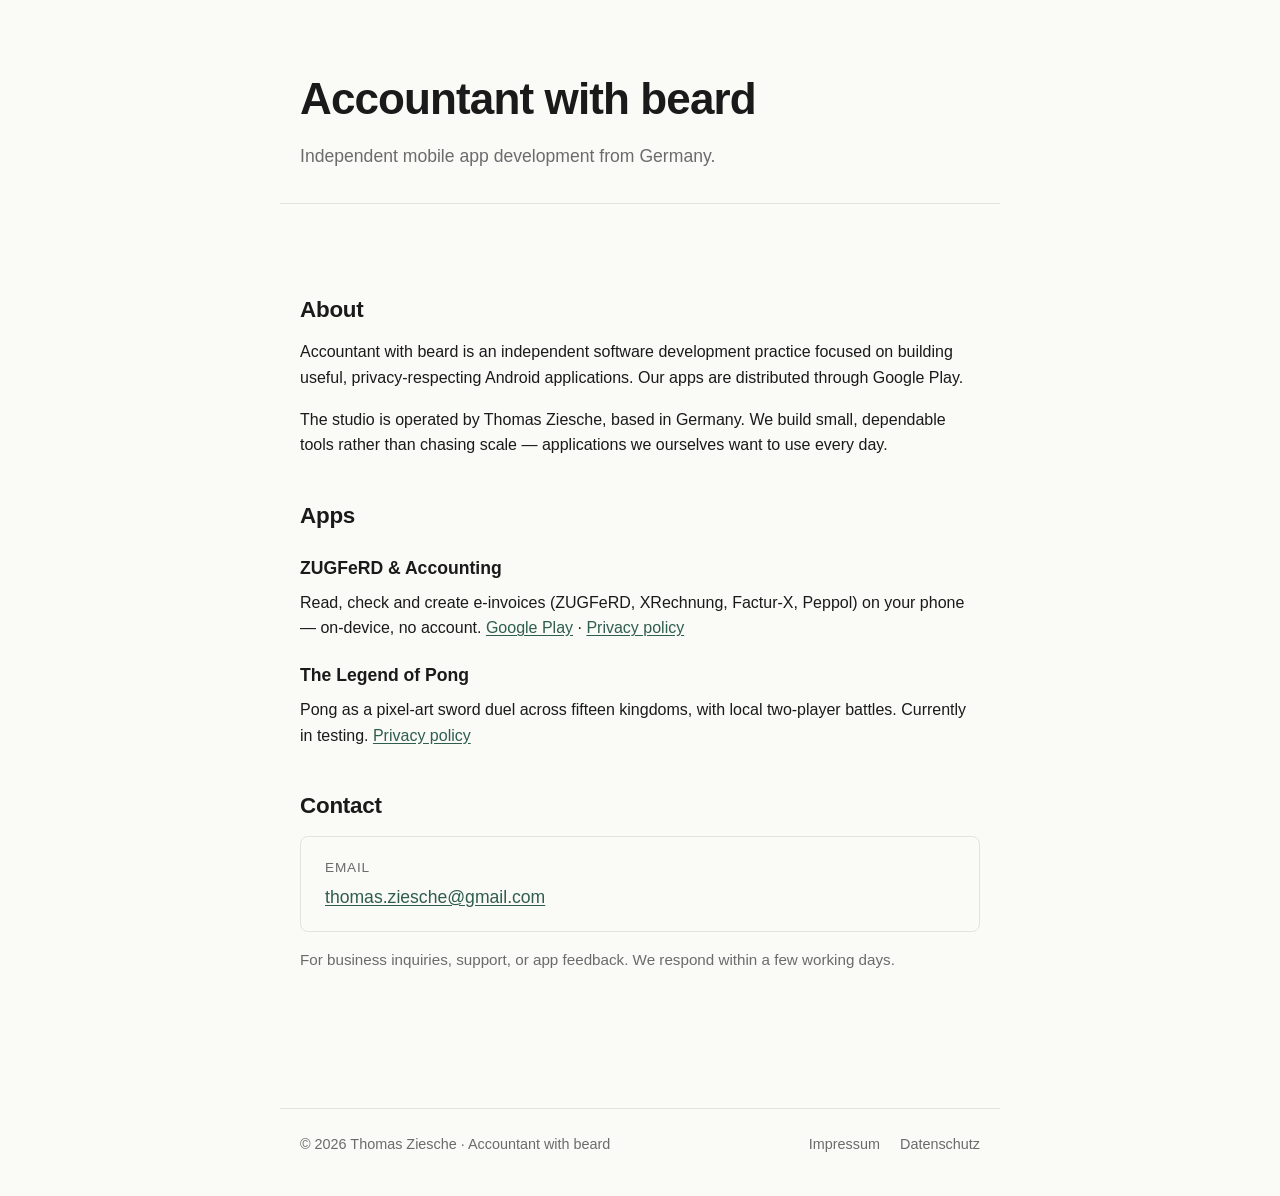
<file: index.html>
<!DOCTYPE html>
<html lang="en">
<head>
  <meta charset="UTF-8" />
  <meta name="viewport" content="width=device-width, initial-scale=1.0" />
  <meta name="description" content="Accountant with beard — independent mobile app development based in Germany. Building Android apps published on Google Play." />
  <meta name="robots" content="index, follow" />
  <title>Accountant with beard — Mobile App Development</title>
  <link rel="stylesheet" href="styles.css" />
  <link rel="canonical" href="https://thomasziesche-star.github.io/" />
</head>
<body>
  <header class="hero">
    <h1>Accountant with beard</h1>
    <p class="tagline">Independent mobile app development from Germany.</p>
  </header>

  <main>
    <section id="about">
      <h2>About</h2>
      <p>
        Accountant with beard is an independent software development practice
        focused on building useful, privacy-respecting Android applications.
        Our apps are distributed through Google Play.
      </p>
      <p>
        The studio is operated by Thomas Ziesche, based in Germany. We build
        small, dependable tools rather than chasing scale — applications we
        ourselves want to use every day.
      </p>
    </section>

    <section id="apps">
      <h2>Apps</h2>
      <h3>ZUGFeRD &amp; Accounting</h3>
      <p>
        Read, check and create e-invoices (ZUGFeRD, XRechnung, Factur-X,
        Peppol) on your phone &mdash; on-device, no account.
        <a href="https://play.google.com/store/apps/details?id=com.ziesche.peppolreader">Google Play</a>
        &middot; <a href="datenschutz-zugferd.html">Privacy policy</a>
      </p>
      <h3>The Legend of Pong</h3>
      <p>
        Pong as a pixel-art sword duel across fifteen kingdoms, with local
        two-player battles. Currently in testing.
        <a href="datenschutz-legend-of-pong.html">Privacy policy</a>
      </p>
    </section>

    <section id="contact">
      <h2>Contact</h2>
      <div class="contact-block">
        <span class="label">Email</span>
        <span class="email">
          <a id="contact-email"
             href="#"
             data-user="thomas.ziesche"
             data-domain="gmail.com">
            (enable JavaScript to view)
          </a>
        </span>
      </div>
      <p style="margin-top: 1rem; color: var(--muted); font-size: 0.95rem;">
        For business inquiries, support, or app feedback. We respond within a
        few working days.
      </p>
    </section>
  </main>

  <footer>
    <span>&copy; <span id="year">2026</span> Thomas Ziesche &middot; Accountant with beard</span>
    <nav>
      <a href="impressum.html">Impressum</a>
      <a href="datenschutz.html">Datenschutz</a>
    </nav>
  </footer>

  <script>
    // Email obfuscation: assemble at runtime so naive scrapers don't see it.
    (function () {
      var a = document.getElementById('contact-email');
      if (!a) return;
      var addr = a.dataset.user + '@' + a.dataset.domain;
      a.href = 'mailto:' + addr;
      a.textContent = addr;
    })();
    // Auto-update copyright year.
    document.getElementById('year').textContent = new Date().getFullYear();
  </script>
</body>
</html>
</file>
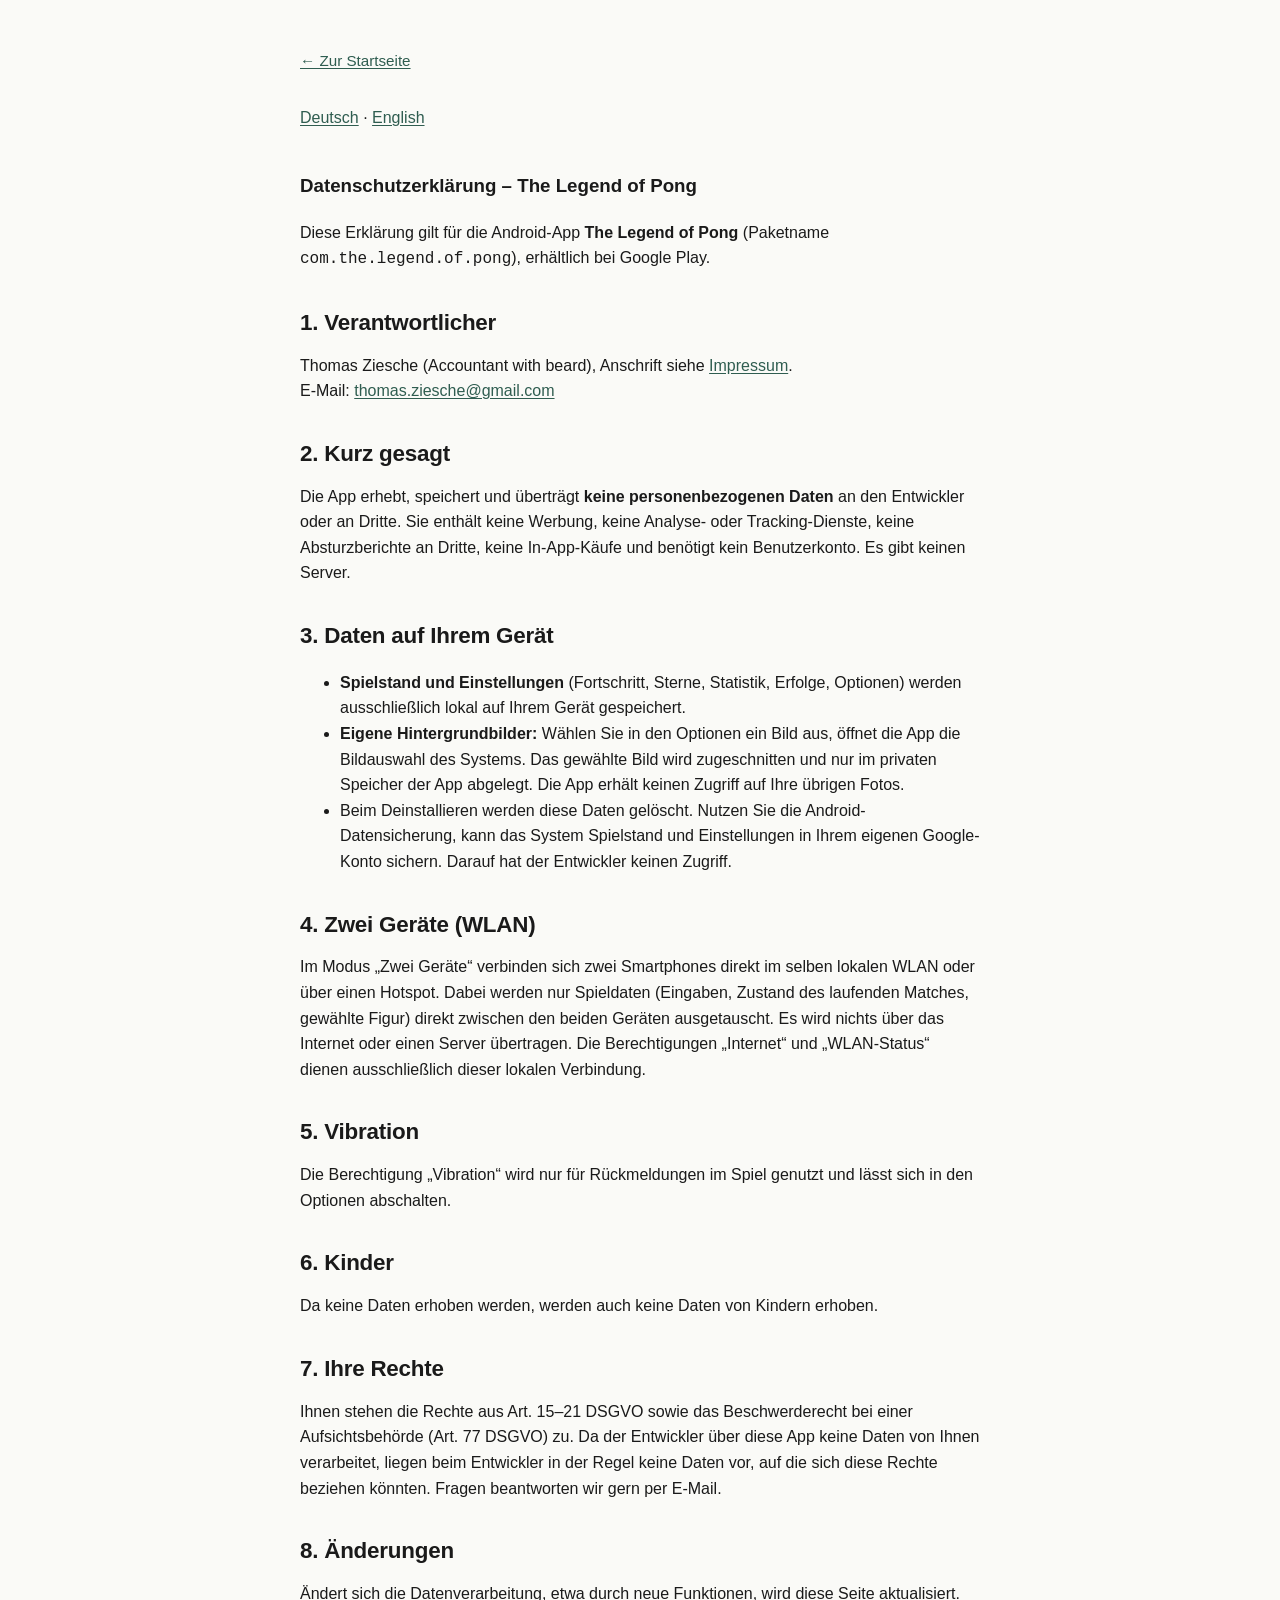
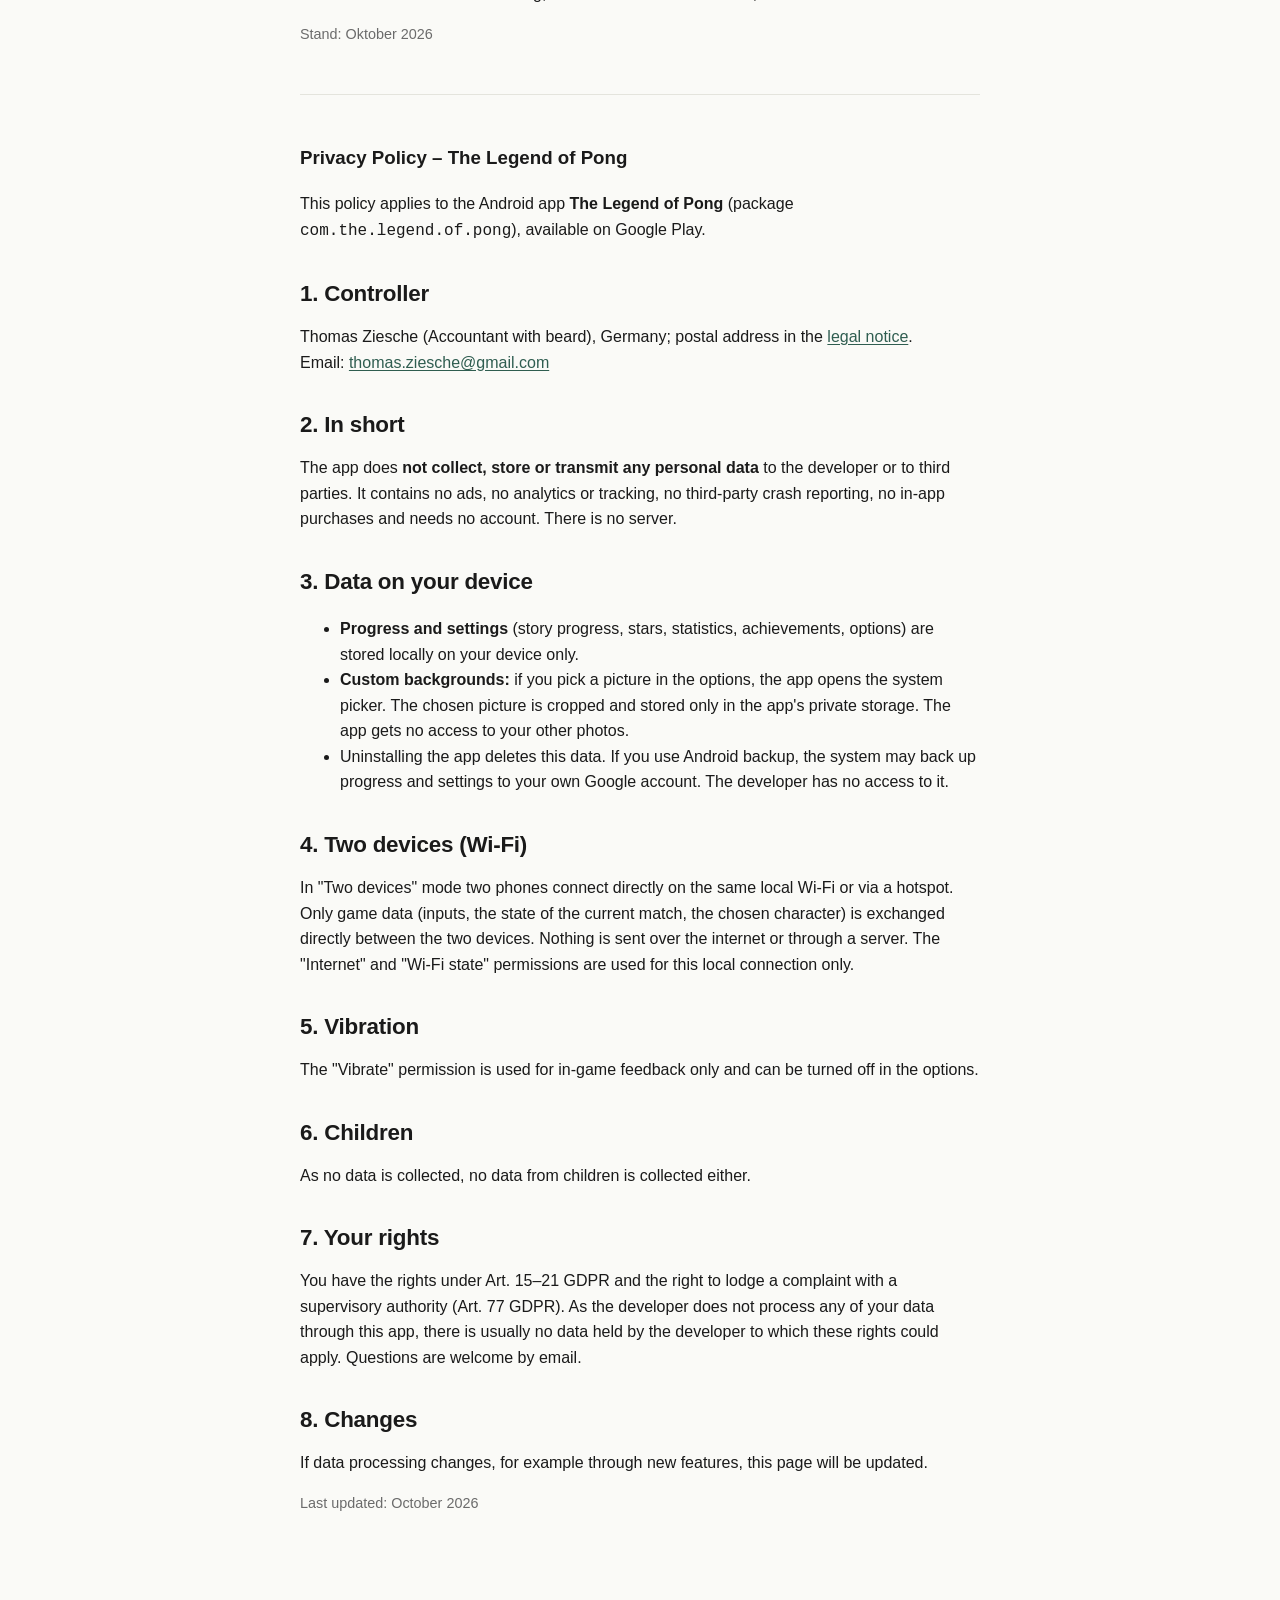
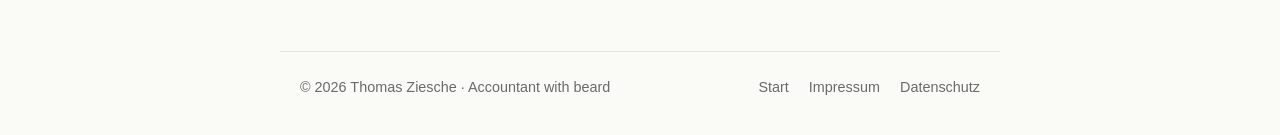
<file: datenschutz-legend-of-pong.html>
<!DOCTYPE html>
<html lang="de">
<head>
  <meta charset="UTF-8" />
  <meta name="viewport" content="width=device-width, initial-scale=1.0" />
  <meta name="description" content="Datenschutzerklärung / Privacy Policy für die Android-App The Legend of Pong." />
  <meta name="robots" content="index, follow" />
  <title>Datenschutz The Legend of Pong — Accountant with beard</title>
  <link rel="stylesheet" href="styles.css" />
</head>
<body>
  <article class="legal">
    <a class="back-link" href="index.html">&larr; Zur Startseite</a>
    <p><a href="#de">Deutsch</a> &middot; <a href="#en">English</a></p>

    <section id="de" lang="de">
      <h1>Datenschutzerklärung – The Legend of Pong</h1>
      <p>Diese Erklärung gilt für die Android-App <strong>The Legend of Pong</strong> (Paketname <code>com.the.legend.of.pong</code>), erhältlich bei Google Play.</p>

      <h2>1. Verantwortlicher</h2>
      <p>Thomas Ziesche (Accountant with beard), Anschrift siehe <a href="impressum.html">Impressum</a>.<br />
      E-Mail: <a class="js-email" href="#" data-user="thomas.ziesche" data-domain="gmail.com">(JavaScript aktivieren zur Anzeige)</a></p>

      <h2>2. Kurz gesagt</h2>
      <p>Die App erhebt, speichert und überträgt <strong>keine personenbezogenen Daten</strong> an den Entwickler oder an Dritte. Sie enthält keine Werbung, keine Analyse- oder Tracking-Dienste, keine Absturzberichte an Dritte, keine In-App-Käufe und benötigt kein Benutzerkonto. Es gibt keinen Server.</p>

      <h2>3. Daten auf Ihrem Gerät</h2>
      <ul>
        <li><strong>Spielstand und Einstellungen</strong> (Fortschritt, Sterne, Statistik, Erfolge, Optionen) werden ausschließlich lokal auf Ihrem Gerät gespeichert.</li>
        <li><strong>Eigene Hintergrundbilder:</strong> Wählen Sie in den Optionen ein Bild aus, öffnet die App die Bildauswahl des Systems. Das gewählte Bild wird zugeschnitten und nur im privaten Speicher der App abgelegt. Die App erhält keinen Zugriff auf Ihre übrigen Fotos.</li>
        <li>Beim Deinstallieren werden diese Daten gelöscht. Nutzen Sie die Android-Datensicherung, kann das System Spielstand und Einstellungen in Ihrem eigenen Google-Konto sichern. Darauf hat der Entwickler keinen Zugriff.</li>
      </ul>

      <h2>4. Zwei Geräte (WLAN)</h2>
      <p>Im Modus „Zwei Geräte“ verbinden sich zwei Smartphones direkt im selben lokalen WLAN oder über einen Hotspot. Dabei werden nur Spieldaten (Eingaben, Zustand des laufenden Matches, gewählte Figur) direkt zwischen den beiden Geräten ausgetauscht. Es wird nichts über das Internet oder einen Server übertragen. Die Berechtigungen „Internet“ und „WLAN-Status“ dienen ausschließlich dieser lokalen Verbindung.</p>

      <h2>5. Vibration</h2>
      <p>Die Berechtigung „Vibration“ wird nur für Rückmeldungen im Spiel genutzt und lässt sich in den Optionen abschalten.</p>

      <h2>6. Kinder</h2>
      <p>Da keine Daten erhoben werden, werden auch keine Daten von Kindern erhoben.</p>

      <h2>7. Ihre Rechte</h2>
      <p>Ihnen stehen die Rechte aus Art. 15–21 DSGVO sowie das Beschwerderecht bei einer Aufsichtsbehörde (Art. 77 DSGVO) zu. Da der Entwickler über diese App keine Daten von Ihnen verarbeitet, liegen beim Entwickler in der Regel keine Daten vor, auf die sich diese Rechte beziehen könnten. Fragen beantworten wir gern per E-Mail.</p>

      <h2>8. Änderungen</h2>
      <p>Ändert sich die Datenverarbeitung, etwa durch neue Funktionen, wird diese Seite aktualisiert.</p>
      <p style="color: var(--muted); font-size: 0.9rem;">Stand: Oktober 2026</p>
    </section>

    <hr style="border: 0; border-top: 1px solid var(--border); margin: 3rem 0;" />

    <section id="en" lang="en">
      <h1>Privacy Policy – The Legend of Pong</h1>
      <p>This policy applies to the Android app <strong>The Legend of Pong</strong> (package <code>com.the.legend.of.pong</code>), available on Google Play.</p>

      <h2>1. Controller</h2>
      <p>Thomas Ziesche (Accountant with beard), Germany; postal address in the <a href="impressum.html">legal notice</a>.<br />
      Email: <a class="js-email" href="#" data-user="thomas.ziesche" data-domain="gmail.com">(enable JavaScript to view)</a></p>

      <h2>2. In short</h2>
      <p>The app does <strong>not collect, store or transmit any personal data</strong> to the developer or to third parties. It contains no ads, no analytics or tracking, no third-party crash reporting, no in-app purchases and needs no account. There is no server.</p>

      <h2>3. Data on your device</h2>
      <ul>
        <li><strong>Progress and settings</strong> (story progress, stars, statistics, achievements, options) are stored locally on your device only.</li>
        <li><strong>Custom backgrounds:</strong> if you pick a picture in the options, the app opens the system picker. The chosen picture is cropped and stored only in the app's private storage. The app gets no access to your other photos.</li>
        <li>Uninstalling the app deletes this data. If you use Android backup, the system may back up progress and settings to your own Google account. The developer has no access to it.</li>
      </ul>

      <h2>4. Two devices (Wi-Fi)</h2>
      <p>In "Two devices" mode two phones connect directly on the same local Wi-Fi or via a hotspot. Only game data (inputs, the state of the current match, the chosen character) is exchanged directly between the two devices. Nothing is sent over the internet or through a server. The "Internet" and "Wi-Fi state" permissions are used for this local connection only.</p>

      <h2>5. Vibration</h2>
      <p>The "Vibrate" permission is used for in-game feedback only and can be turned off in the options.</p>

      <h2>6. Children</h2>
      <p>As no data is collected, no data from children is collected either.</p>

      <h2>7. Your rights</h2>
      <p>You have the rights under Art. 15–21 GDPR and the right to lodge a complaint with a supervisory authority (Art. 77 GDPR). As the developer does not process any of your data through this app, there is usually no data held by the developer to which these rights could apply. Questions are welcome by email.</p>

      <h2>8. Changes</h2>
      <p>If data processing changes, for example through new features, this page will be updated.</p>
      <p style="color: var(--muted); font-size: 0.9rem;">Last updated: October 2026</p>
    </section>
  </article>

  <footer>
    <span>&copy; <span id="year">2026</span> Thomas Ziesche &middot; Accountant with beard</span>
    <nav>
      <a href="index.html">Start</a>
      <a href="impressum.html">Impressum</a>
      <a href="datenschutz.html">Datenschutz</a>
    </nav>
  </footer>

  <script>
    // E-Mail erst zur Laufzeit zusammensetzen, damit einfache Scraper sie nicht sehen.
    document.querySelectorAll('.js-email').forEach(function (a) {
      var addr = a.dataset.user + '@' + a.dataset.domain;
      a.href = 'mailto:' + addr;
      a.textContent = addr;
    });
    document.getElementById('year').textContent = new Date().getFullYear();
  </script>
</body>
</html>
</file>
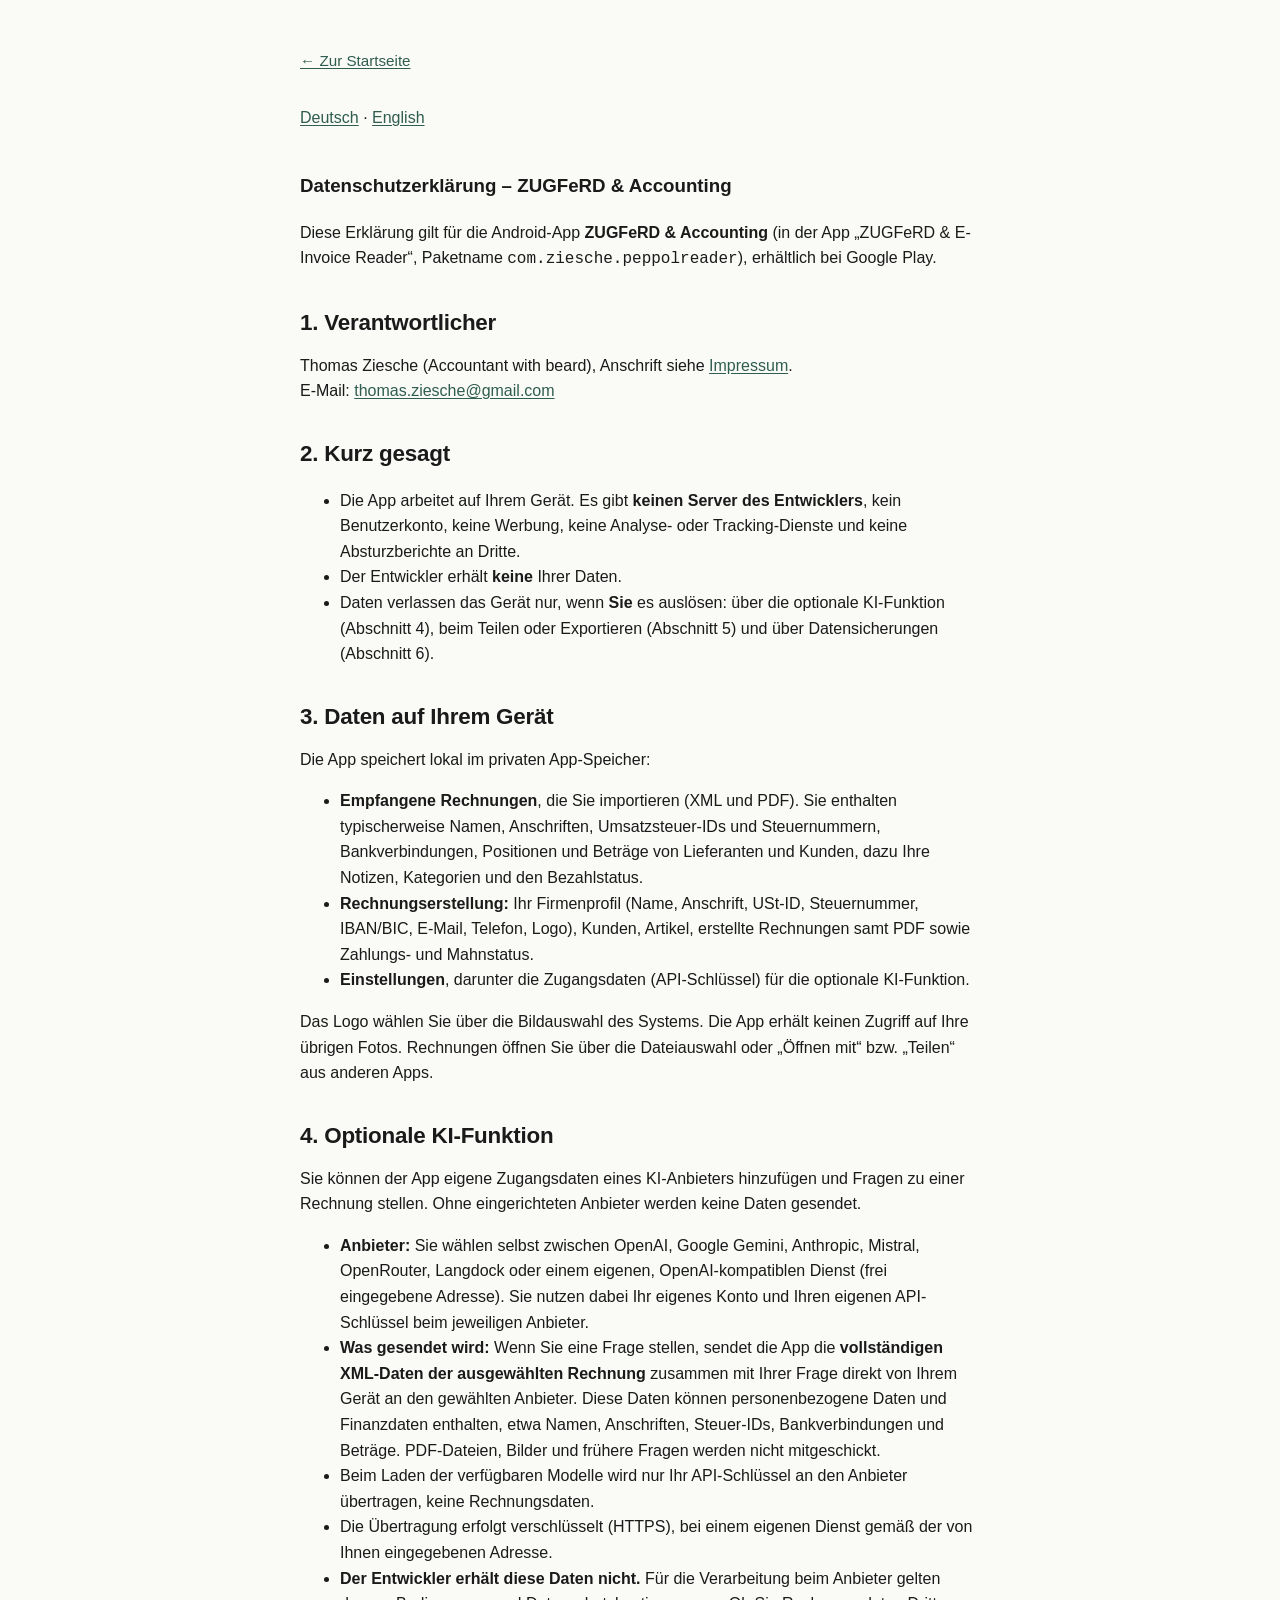
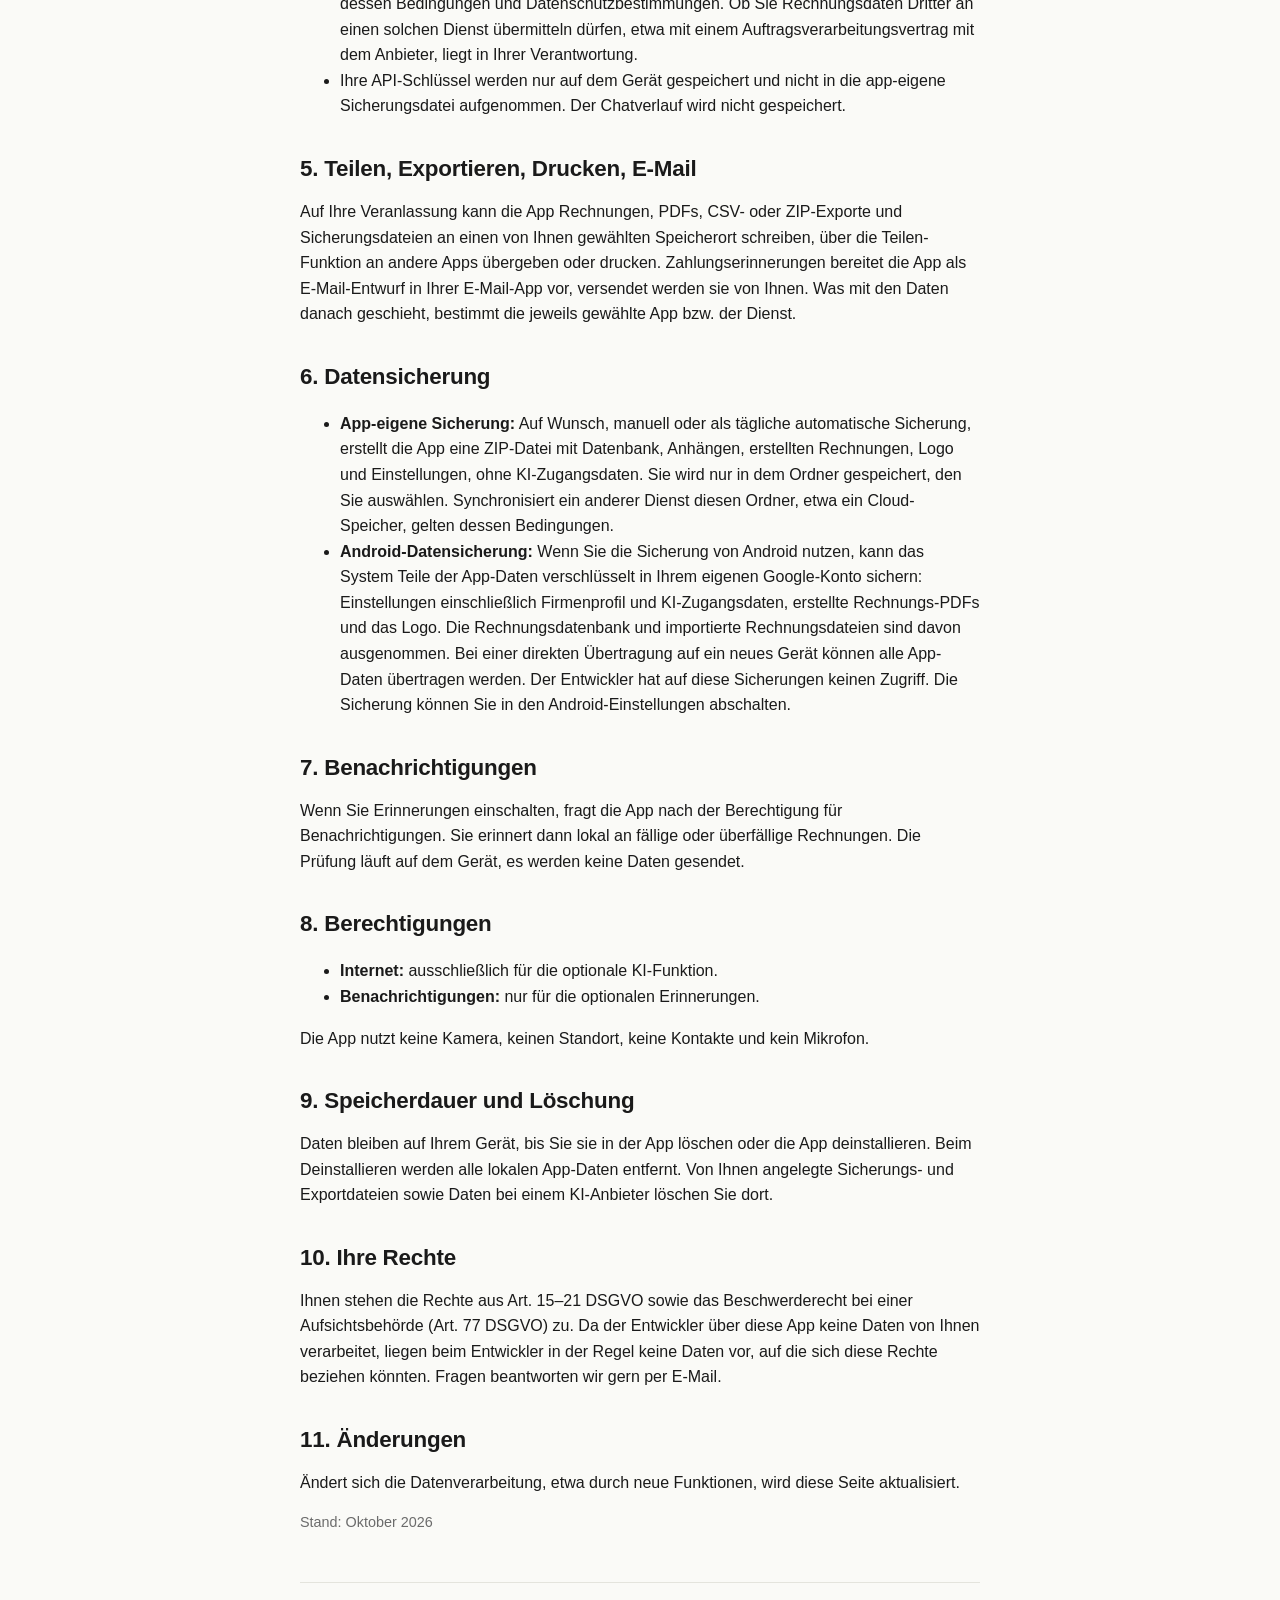
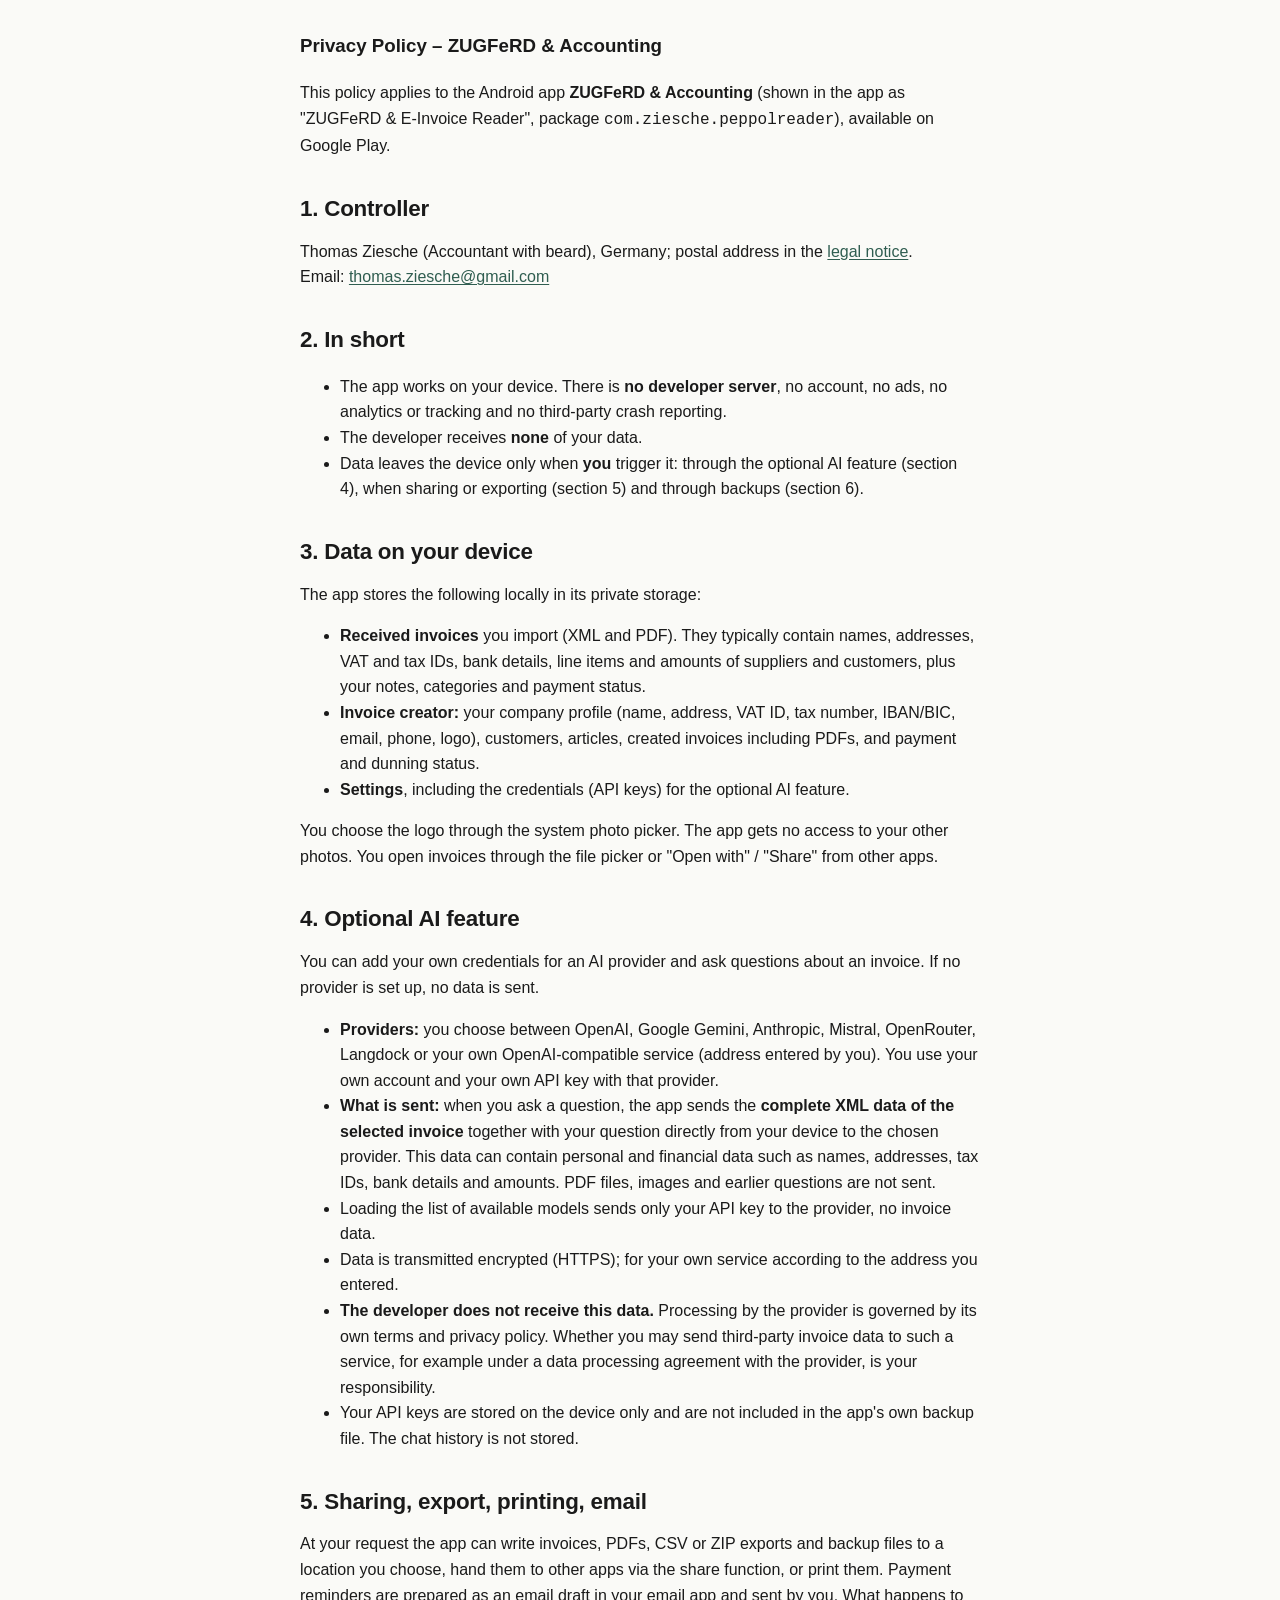
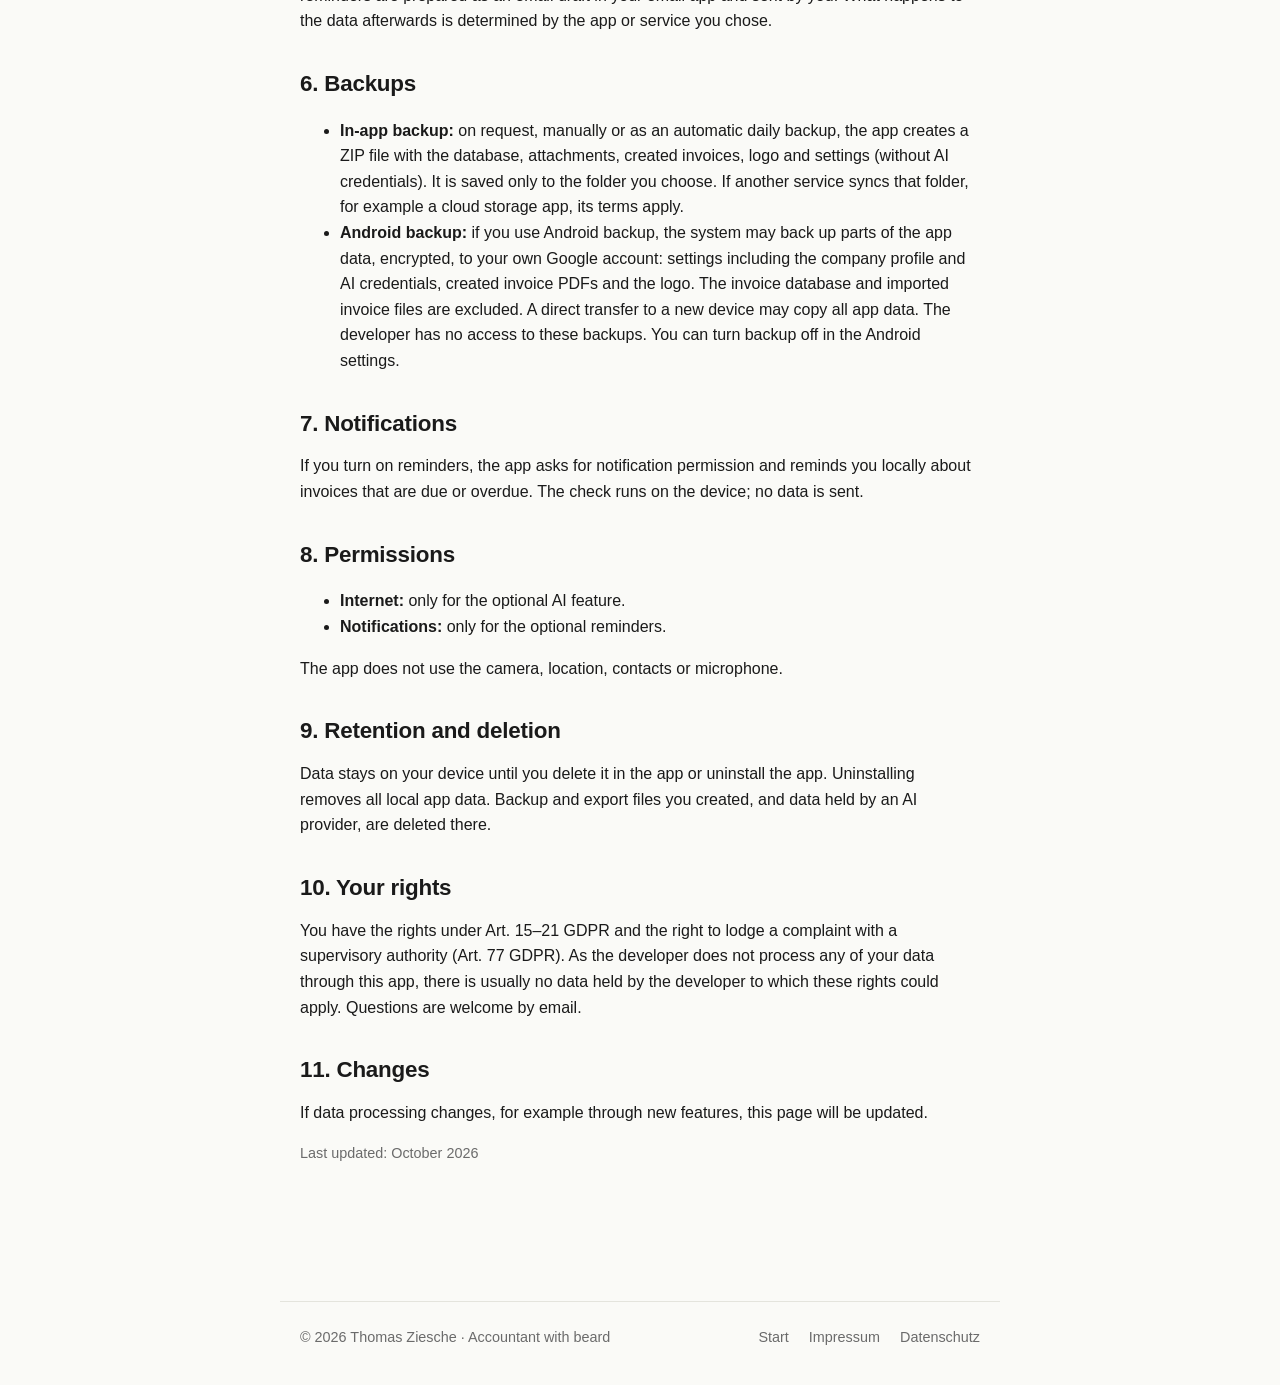
<file: datenschutz-zugferd.html>
<!DOCTYPE html>
<html lang="de">
<head>
  <meta charset="UTF-8" />
  <meta name="viewport" content="width=device-width, initial-scale=1.0" />
  <meta name="description" content="Datenschutzerklärung / Privacy Policy für die Android-App ZUGFeRD &amp; Accounting (ZUGFeRD &amp; E-Invoice Reader)." />
  <meta name="robots" content="index, follow" />
  <title>Datenschutz ZUGFeRD &amp; Accounting — Accountant with beard</title>
  <link rel="stylesheet" href="styles.css" />
</head>
<body>
  <article class="legal">
    <a class="back-link" href="index.html">&larr; Zur Startseite</a>
    <p><a href="#de">Deutsch</a> &middot; <a href="#en">English</a></p>

    <section id="de" lang="de">
      <h1>Datenschutzerklärung – ZUGFeRD &amp; Accounting</h1>
      <p>Diese Erklärung gilt für die Android-App <strong>ZUGFeRD &amp; Accounting</strong> (in der App „ZUGFeRD &amp; E-Invoice Reader“, Paketname <code>com.ziesche.peppolreader</code>), erhältlich bei Google Play.</p>

      <h2>1. Verantwortlicher</h2>
      <p>Thomas Ziesche (Accountant with beard), Anschrift siehe <a href="impressum.html">Impressum</a>.<br />
      E-Mail: <a class="js-email" href="#" data-user="thomas.ziesche" data-domain="gmail.com">(JavaScript aktivieren zur Anzeige)</a></p>

      <h2>2. Kurz gesagt</h2>
      <ul>
        <li>Die App arbeitet auf Ihrem Gerät. Es gibt <strong>keinen Server des Entwicklers</strong>, kein Benutzerkonto, keine Werbung, keine Analyse- oder Tracking-Dienste und keine Absturzberichte an Dritte.</li>
        <li>Der Entwickler erhält <strong>keine</strong> Ihrer Daten.</li>
        <li>Daten verlassen das Gerät nur, wenn <strong>Sie</strong> es auslösen: über die optionale KI-Funktion (Abschnitt 4), beim Teilen oder Exportieren (Abschnitt 5) und über Datensicherungen (Abschnitt 6).</li>
      </ul>

      <h2>3. Daten auf Ihrem Gerät</h2>
      <p>Die App speichert lokal im privaten App-Speicher:</p>
      <ul>
        <li><strong>Empfangene Rechnungen</strong>, die Sie importieren (XML und PDF). Sie enthalten typischerweise Namen, Anschriften, Umsatzsteuer-IDs und Steuernummern, Bankverbindungen, Positionen und Beträge von Lieferanten und Kunden, dazu Ihre Notizen, Kategorien und den Bezahlstatus.</li>
        <li><strong>Rechnungserstellung:</strong> Ihr Firmenprofil (Name, Anschrift, USt-ID, Steuernummer, IBAN/BIC, E-Mail, Telefon, Logo), Kunden, Artikel, erstellte Rechnungen samt PDF sowie Zahlungs- und Mahnstatus.</li>
        <li><strong>Einstellungen</strong>, darunter die Zugangsdaten (API-Schlüssel) für die optionale KI-Funktion.</li>
      </ul>
      <p>Das Logo wählen Sie über die Bildauswahl des Systems. Die App erhält keinen Zugriff auf Ihre übrigen Fotos. Rechnungen öffnen Sie über die Dateiauswahl oder „Öffnen mit“ bzw. „Teilen“ aus anderen Apps.</p>

      <h2>4. Optionale KI-Funktion</h2>
      <p>Sie können der App eigene Zugangsdaten eines KI-Anbieters hinzufügen und Fragen zu einer Rechnung stellen. Ohne eingerichteten Anbieter werden keine Daten gesendet.</p>
      <ul>
        <li><strong>Anbieter:</strong> Sie wählen selbst zwischen OpenAI, Google Gemini, Anthropic, Mistral, OpenRouter, Langdock oder einem eigenen, OpenAI-kompatiblen Dienst (frei eingegebene Adresse). Sie nutzen dabei Ihr eigenes Konto und Ihren eigenen API-Schlüssel beim jeweiligen Anbieter.</li>
        <li><strong>Was gesendet wird:</strong> Wenn Sie eine Frage stellen, sendet die App die <strong>vollständigen XML-Daten der ausgewählten Rechnung</strong> zusammen mit Ihrer Frage direkt von Ihrem Gerät an den gewählten Anbieter. Diese Daten können personenbezogene Daten und Finanzdaten enthalten, etwa Namen, Anschriften, Steuer-IDs, Bankverbindungen und Beträge. PDF-Dateien, Bilder und frühere Fragen werden nicht mitgeschickt.</li>
        <li>Beim Laden der verfügbaren Modelle wird nur Ihr API-Schlüssel an den Anbieter übertragen, keine Rechnungsdaten.</li>
        <li>Die Übertragung erfolgt verschlüsselt (HTTPS), bei einem eigenen Dienst gemäß der von Ihnen eingegebenen Adresse.</li>
        <li><strong>Der Entwickler erhält diese Daten nicht.</strong> Für die Verarbeitung beim Anbieter gelten dessen Bedingungen und Datenschutzbestimmungen. Ob Sie Rechnungsdaten Dritter an einen solchen Dienst übermitteln dürfen, etwa mit einem Auftragsverarbeitungsvertrag mit dem Anbieter, liegt in Ihrer Verantwortung.</li>
        <li>Ihre API-Schlüssel werden nur auf dem Gerät gespeichert und nicht in die app-eigene Sicherungsdatei aufgenommen. Der Chatverlauf wird nicht gespeichert.</li>
      </ul>

      <h2>5. Teilen, Exportieren, Drucken, E-Mail</h2>
      <p>Auf Ihre Veranlassung kann die App Rechnungen, PDFs, CSV- oder ZIP-Exporte und Sicherungsdateien an einen von Ihnen gewählten Speicherort schreiben, über die Teilen-Funktion an andere Apps übergeben oder drucken. Zahlungserinnerungen bereitet die App als E-Mail-Entwurf in Ihrer E-Mail-App vor, versendet werden sie von Ihnen. Was mit den Daten danach geschieht, bestimmt die jeweils gewählte App bzw. der Dienst.</p>

      <h2>6. Datensicherung</h2>
      <ul>
        <li><strong>App-eigene Sicherung:</strong> Auf Wunsch, manuell oder als tägliche automatische Sicherung, erstellt die App eine ZIP-Datei mit Datenbank, Anhängen, erstellten Rechnungen, Logo und Einstellungen, ohne KI-Zugangsdaten. Sie wird nur in dem Ordner gespeichert, den Sie auswählen. Synchronisiert ein anderer Dienst diesen Ordner, etwa ein Cloud-Speicher, gelten dessen Bedingungen.</li>
        <li><strong>Android-Datensicherung:</strong> Wenn Sie die Sicherung von Android nutzen, kann das System Teile der App-Daten verschlüsselt in Ihrem eigenen Google-Konto sichern: Einstellungen einschließlich Firmenprofil und KI-Zugangsdaten, erstellte Rechnungs-PDFs und das Logo. Die Rechnungsdatenbank und importierte Rechnungsdateien sind davon ausgenommen. Bei einer direkten Übertragung auf ein neues Gerät können alle App-Daten übertragen werden. Der Entwickler hat auf diese Sicherungen keinen Zugriff. Die Sicherung können Sie in den Android-Einstellungen abschalten.</li>
      </ul>

      <h2>7. Benachrichtigungen</h2>
      <p>Wenn Sie Erinnerungen einschalten, fragt die App nach der Berechtigung für Benachrichtigungen. Sie erinnert dann lokal an fällige oder überfällige Rechnungen. Die Prüfung läuft auf dem Gerät, es werden keine Daten gesendet.</p>

      <h2>8. Berechtigungen</h2>
      <ul>
        <li><strong>Internet:</strong> ausschließlich für die optionale KI-Funktion.</li>
        <li><strong>Benachrichtigungen:</strong> nur für die optionalen Erinnerungen.</li>
      </ul>
      <p>Die App nutzt keine Kamera, keinen Standort, keine Kontakte und kein Mikrofon.</p>

      <h2>9. Speicherdauer und Löschung</h2>
      <p>Daten bleiben auf Ihrem Gerät, bis Sie sie in der App löschen oder die App deinstallieren. Beim Deinstallieren werden alle lokalen App-Daten entfernt. Von Ihnen angelegte Sicherungs- und Exportdateien sowie Daten bei einem KI-Anbieter löschen Sie dort.</p>

      <h2>10. Ihre Rechte</h2>
      <p>Ihnen stehen die Rechte aus Art. 15–21 DSGVO sowie das Beschwerderecht bei einer Aufsichtsbehörde (Art. 77 DSGVO) zu. Da der Entwickler über diese App keine Daten von Ihnen verarbeitet, liegen beim Entwickler in der Regel keine Daten vor, auf die sich diese Rechte beziehen könnten. Fragen beantworten wir gern per E-Mail.</p>

      <h2>11. Änderungen</h2>
      <p>Ändert sich die Datenverarbeitung, etwa durch neue Funktionen, wird diese Seite aktualisiert.</p>
      <p style="color: var(--muted); font-size: 0.9rem;">Stand: Oktober 2026</p>
    </section>

    <hr style="border: 0; border-top: 1px solid var(--border); margin: 3rem 0;" />

    <section id="en" lang="en">
      <h1>Privacy Policy – ZUGFeRD &amp; Accounting</h1>
      <p>This policy applies to the Android app <strong>ZUGFeRD &amp; Accounting</strong> (shown in the app as "ZUGFeRD &amp; E-Invoice Reader", package <code>com.ziesche.peppolreader</code>), available on Google Play.</p>

      <h2>1. Controller</h2>
      <p>Thomas Ziesche (Accountant with beard), Germany; postal address in the <a href="impressum.html">legal notice</a>.<br />
      Email: <a class="js-email" href="#" data-user="thomas.ziesche" data-domain="gmail.com">(enable JavaScript to view)</a></p>

      <h2>2. In short</h2>
      <ul>
        <li>The app works on your device. There is <strong>no developer server</strong>, no account, no ads, no analytics or tracking and no third-party crash reporting.</li>
        <li>The developer receives <strong>none</strong> of your data.</li>
        <li>Data leaves the device only when <strong>you</strong> trigger it: through the optional AI feature (section 4), when sharing or exporting (section 5) and through backups (section 6).</li>
      </ul>

      <h2>3. Data on your device</h2>
      <p>The app stores the following locally in its private storage:</p>
      <ul>
        <li><strong>Received invoices</strong> you import (XML and PDF). They typically contain names, addresses, VAT and tax IDs, bank details, line items and amounts of suppliers and customers, plus your notes, categories and payment status.</li>
        <li><strong>Invoice creator:</strong> your company profile (name, address, VAT ID, tax number, IBAN/BIC, email, phone, logo), customers, articles, created invoices including PDFs, and payment and dunning status.</li>
        <li><strong>Settings</strong>, including the credentials (API keys) for the optional AI feature.</li>
      </ul>
      <p>You choose the logo through the system photo picker. The app gets no access to your other photos. You open invoices through the file picker or "Open with" / "Share" from other apps.</p>

      <h2>4. Optional AI feature</h2>
      <p>You can add your own credentials for an AI provider and ask questions about an invoice. If no provider is set up, no data is sent.</p>
      <ul>
        <li><strong>Providers:</strong> you choose between OpenAI, Google Gemini, Anthropic, Mistral, OpenRouter, Langdock or your own OpenAI-compatible service (address entered by you). You use your own account and your own API key with that provider.</li>
        <li><strong>What is sent:</strong> when you ask a question, the app sends the <strong>complete XML data of the selected invoice</strong> together with your question directly from your device to the chosen provider. This data can contain personal and financial data such as names, addresses, tax IDs, bank details and amounts. PDF files, images and earlier questions are not sent.</li>
        <li>Loading the list of available models sends only your API key to the provider, no invoice data.</li>
        <li>Data is transmitted encrypted (HTTPS); for your own service according to the address you entered.</li>
        <li><strong>The developer does not receive this data.</strong> Processing by the provider is governed by its own terms and privacy policy. Whether you may send third-party invoice data to such a service, for example under a data processing agreement with the provider, is your responsibility.</li>
        <li>Your API keys are stored on the device only and are not included in the app's own backup file. The chat history is not stored.</li>
      </ul>

      <h2>5. Sharing, export, printing, email</h2>
      <p>At your request the app can write invoices, PDFs, CSV or ZIP exports and backup files to a location you choose, hand them to other apps via the share function, or print them. Payment reminders are prepared as an email draft in your email app and sent by you. What happens to the data afterwards is determined by the app or service you chose.</p>

      <h2>6. Backups</h2>
      <ul>
        <li><strong>In-app backup:</strong> on request, manually or as an automatic daily backup, the app creates a ZIP file with the database, attachments, created invoices, logo and settings (without AI credentials). It is saved only to the folder you choose. If another service syncs that folder, for example a cloud storage app, its terms apply.</li>
        <li><strong>Android backup:</strong> if you use Android backup, the system may back up parts of the app data, encrypted, to your own Google account: settings including the company profile and AI credentials, created invoice PDFs and the logo. The invoice database and imported invoice files are excluded. A direct transfer to a new device may copy all app data. The developer has no access to these backups. You can turn backup off in the Android settings.</li>
      </ul>

      <h2>7. Notifications</h2>
      <p>If you turn on reminders, the app asks for notification permission and reminds you locally about invoices that are due or overdue. The check runs on the device; no data is sent.</p>

      <h2>8. Permissions</h2>
      <ul>
        <li><strong>Internet:</strong> only for the optional AI feature.</li>
        <li><strong>Notifications:</strong> only for the optional reminders.</li>
      </ul>
      <p>The app does not use the camera, location, contacts or microphone.</p>

      <h2>9. Retention and deletion</h2>
      <p>Data stays on your device until you delete it in the app or uninstall the app. Uninstalling removes all local app data. Backup and export files you created, and data held by an AI provider, are deleted there.</p>

      <h2>10. Your rights</h2>
      <p>You have the rights under Art. 15–21 GDPR and the right to lodge a complaint with a supervisory authority (Art. 77 GDPR). As the developer does not process any of your data through this app, there is usually no data held by the developer to which these rights could apply. Questions are welcome by email.</p>

      <h2>11. Changes</h2>
      <p>If data processing changes, for example through new features, this page will be updated.</p>
      <p style="color: var(--muted); font-size: 0.9rem;">Last updated: October 2026</p>
    </section>
  </article>

  <footer>
    <span>&copy; <span id="year">2026</span> Thomas Ziesche &middot; Accountant with beard</span>
    <nav>
      <a href="index.html">Start</a>
      <a href="impressum.html">Impressum</a>
      <a href="datenschutz.html">Datenschutz</a>
    </nav>
  </footer>

  <script>
    // E-Mail erst zur Laufzeit zusammensetzen, damit einfache Scraper sie nicht sehen.
    document.querySelectorAll('.js-email').forEach(function (a) {
      var addr = a.dataset.user + '@' + a.dataset.domain;
      a.href = 'mailto:' + addr;
      a.textContent = addr;
    });
    document.getElementById('year').textContent = new Date().getFullYear();
  </script>
</body>
</html>
</file>
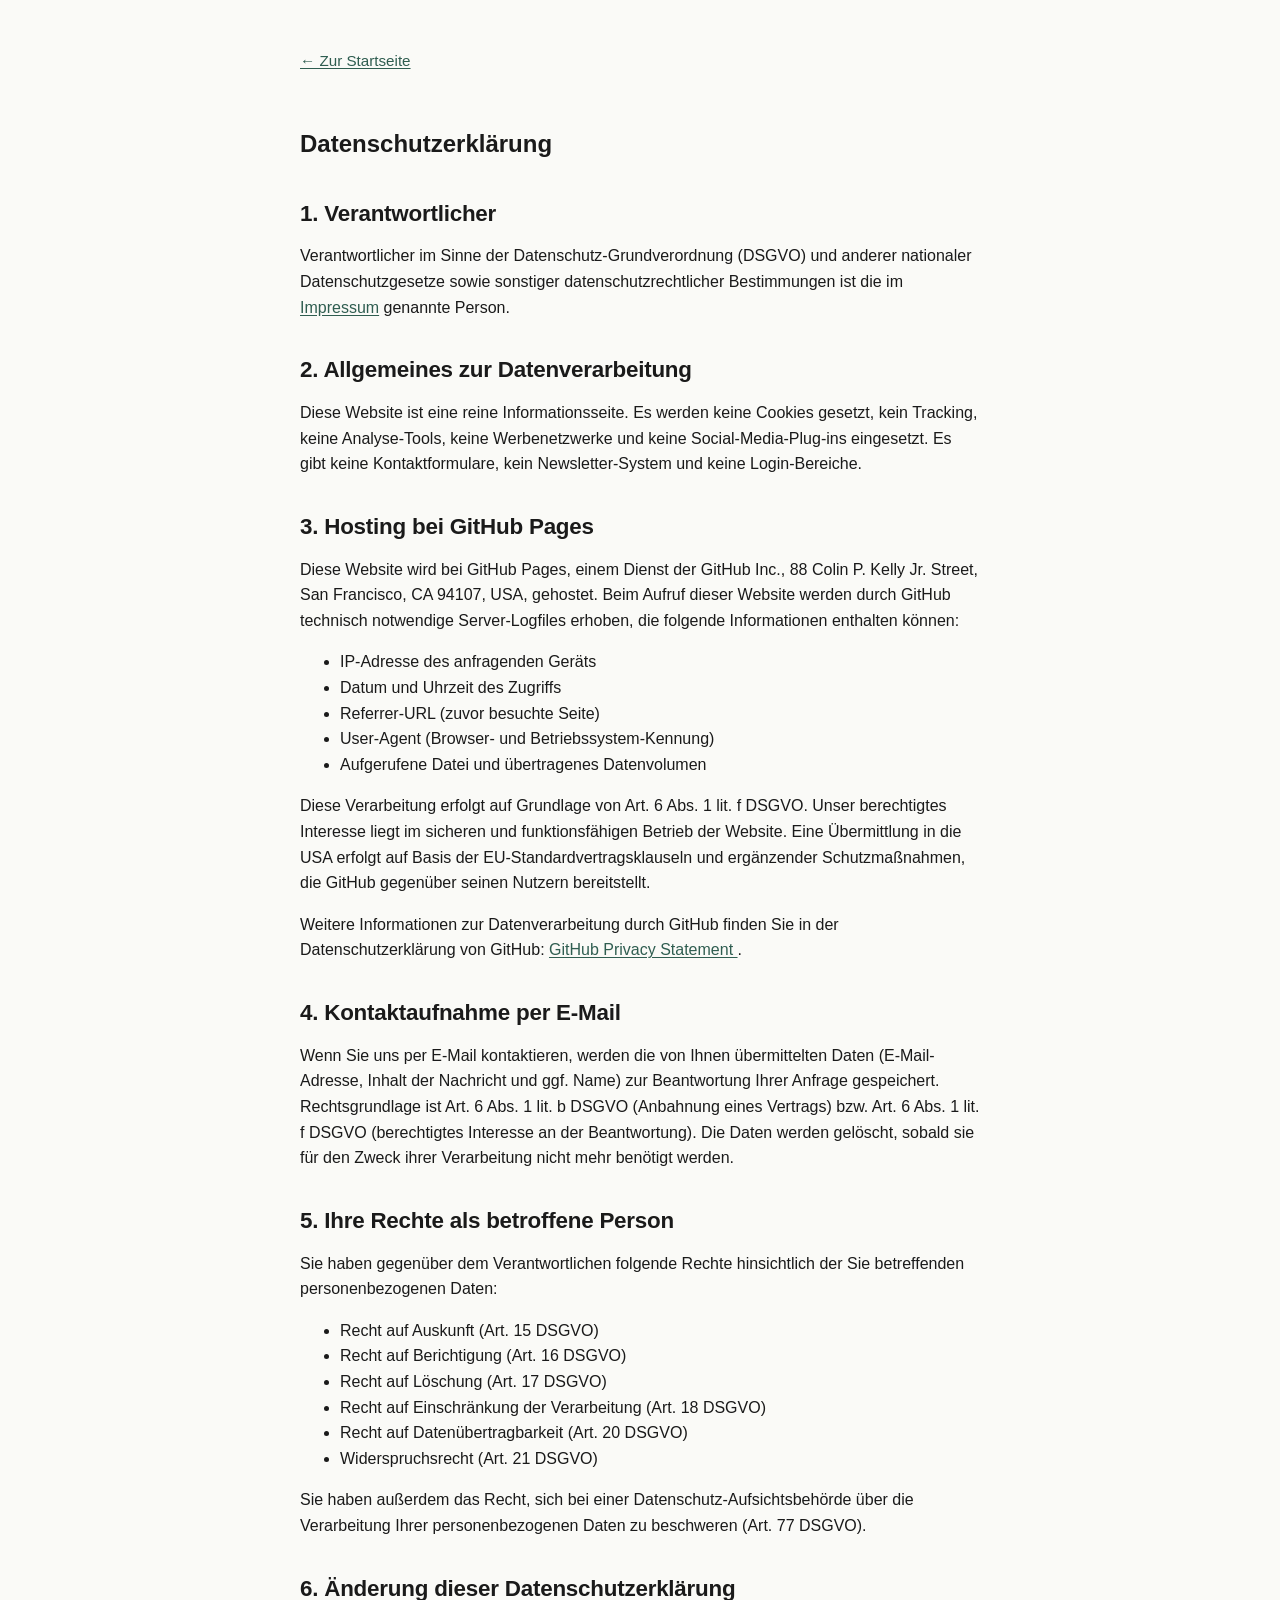
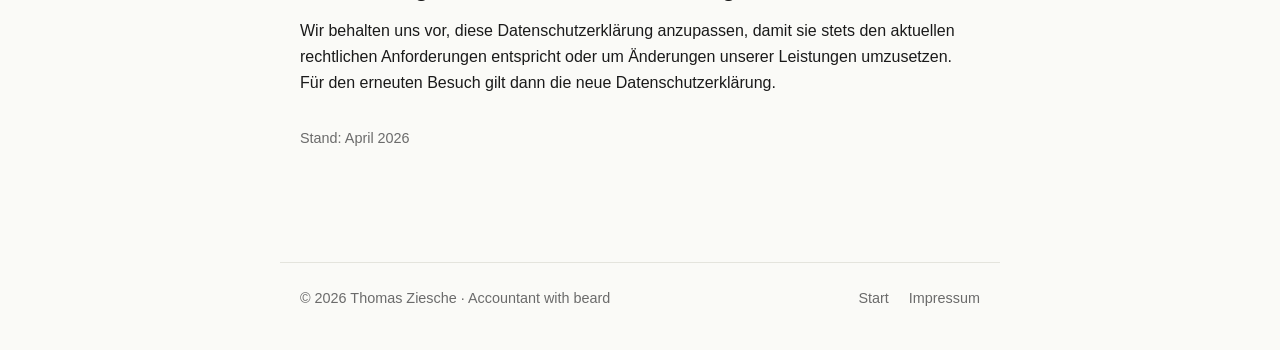
<file: datenschutz.html>
<!DOCTYPE html>
<html lang="de">
<head>
  <meta charset="UTF-8" />
  <meta name="viewport" content="width=device-width, initial-scale=1.0" />
  <meta name="description" content="Datenschutzerklaerung gemaess DSGVO fuer Accountant with beard." />
  <meta name="robots" content="index, follow" />
  <title>Datenschutz — Accountant with beard</title>
  <link rel="stylesheet" href="styles.css" />
</head>
<body>
  <article class="legal">
    <a class="back-link" href="index.html">&larr; Zur Startseite</a>

    <h1>Datenschutzerklärung</h1>

    <h2>1. Verantwortlicher</h2>
    <p>
      Verantwortlicher im Sinne der Datenschutz-Grundverordnung (DSGVO) und
      anderer nationaler Datenschutzgesetze sowie sonstiger
      datenschutzrechtlicher Bestimmungen ist die im
      <a href="impressum.html">Impressum</a> genannte Person.
    </p>

    <h2>2. Allgemeines zur Datenverarbeitung</h2>
    <p>
      Diese Website ist eine reine Informationsseite. Es werden keine Cookies
      gesetzt, kein Tracking, keine Analyse-Tools, keine Werbenetzwerke und
      keine Social-Media-Plug-ins eingesetzt. Es gibt keine
      Kontaktformulare, kein Newsletter-System und keine Login-Bereiche.
    </p>

    <h2>3. Hosting bei GitHub Pages</h2>
    <p>
      Diese Website wird bei GitHub Pages, einem Dienst der GitHub Inc.,
      88 Colin P. Kelly Jr. Street, San Francisco, CA 94107, USA, gehostet.
      Beim Aufruf dieser Website werden durch GitHub technisch notwendige
      Server-Logfiles erhoben, die folgende Informationen enthalten können:
    </p>
    <ul>
      <li>IP-Adresse des anfragenden Geräts</li>
      <li>Datum und Uhrzeit des Zugriffs</li>
      <li>Referrer-URL (zuvor besuchte Seite)</li>
      <li>User-Agent (Browser- und Betriebssystem-Kennung)</li>
      <li>Aufgerufene Datei und übertragenes Datenvolumen</li>
    </ul>
    <p>
      Diese Verarbeitung erfolgt auf Grundlage von Art. 6 Abs. 1 lit. f
      DSGVO. Unser berechtigtes Interesse liegt im sicheren und
      funktionsfähigen Betrieb der Website. Eine Übermittlung in die USA
      erfolgt auf Basis der EU-Standardvertragsklauseln und ergänzender
      Schutzmaßnahmen, die GitHub gegenüber seinen Nutzern bereitstellt.
    </p>
    <p>
      Weitere Informationen zur Datenverarbeitung durch GitHub finden Sie
      in der Datenschutzerklärung von GitHub:
      <a href="https://docs.github.com/en/site-policy/privacy-policies/github-general-privacy-statement"
         target="_blank" rel="noopener noreferrer">
        GitHub Privacy Statement
      </a>.
    </p>

    <h2>4. Kontaktaufnahme per E-Mail</h2>
    <p>
      Wenn Sie uns per E-Mail kontaktieren, werden die von Ihnen
      übermittelten Daten (E-Mail-Adresse, Inhalt der Nachricht und ggf.
      Name) zur Beantwortung Ihrer Anfrage gespeichert. Rechtsgrundlage ist
      Art. 6 Abs. 1 lit. b DSGVO (Anbahnung eines Vertrags) bzw. Art. 6
      Abs. 1 lit. f DSGVO (berechtigtes Interesse an der Beantwortung).
      Die Daten werden gelöscht, sobald sie für den Zweck ihrer
      Verarbeitung nicht mehr benötigt werden.
    </p>

    <h2>5. Ihre Rechte als betroffene Person</h2>
    <p>
      Sie haben gegenüber dem Verantwortlichen folgende Rechte hinsichtlich
      der Sie betreffenden personenbezogenen Daten:
    </p>
    <ul>
      <li>Recht auf Auskunft (Art. 15 DSGVO)</li>
      <li>Recht auf Berichtigung (Art. 16 DSGVO)</li>
      <li>Recht auf Löschung (Art. 17 DSGVO)</li>
      <li>Recht auf Einschränkung der Verarbeitung (Art. 18 DSGVO)</li>
      <li>Recht auf Datenübertragbarkeit (Art. 20 DSGVO)</li>
      <li>Widerspruchsrecht (Art. 21 DSGVO)</li>
    </ul>
    <p>
      Sie haben außerdem das Recht, sich bei einer Datenschutz-Aufsichts­behörde
      über die Verarbeitung Ihrer personenbezogenen Daten zu beschweren
      (Art. 77 DSGVO).
    </p>

    <h2>6. Änderung dieser Datenschutzerklärung</h2>
    <p>
      Wir behalten uns vor, diese Datenschutzerklärung anzupassen, damit
      sie stets den aktuellen rechtlichen Anforderungen entspricht oder
      um Änderungen unserer Leistungen umzusetzen. Für den erneuten Besuch
      gilt dann die neue Datenschutzerklärung.
    </p>

    <p style="color: var(--muted); font-size: 0.9rem; margin-top: 2rem;">
      Stand: April 2026
    </p>
  </article>

  <footer>
    <span>&copy; <span id="year">2026</span> Thomas Ziesche &middot; Accountant with beard</span>
    <nav>
      <a href="index.html">Start</a>
      <a href="impressum.html">Impressum</a>
    </nav>
  </footer>

  <script>
    document.getElementById('year').textContent = new Date().getFullYear();
  </script>
</body>
</html>
</file>
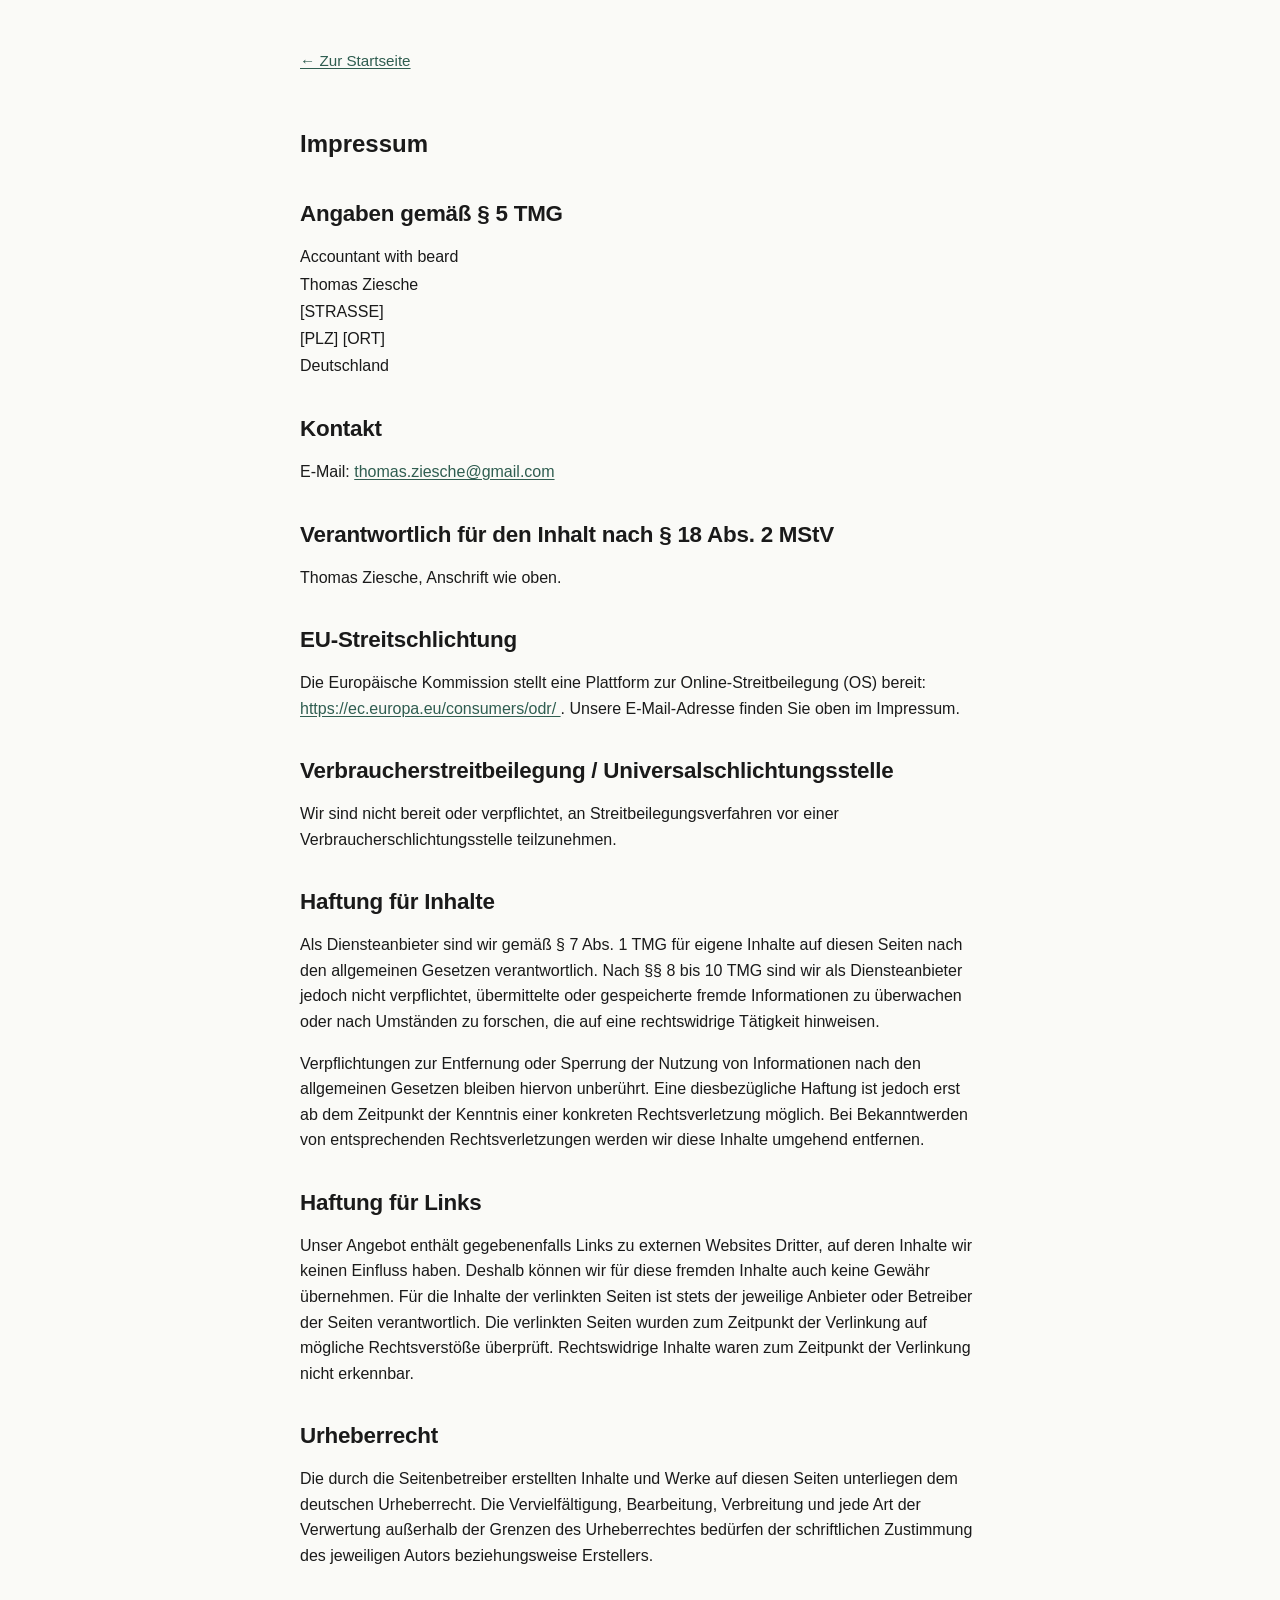
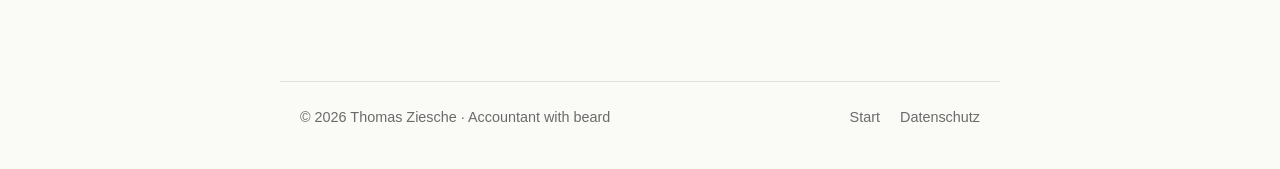
<file: impressum.html>
<!DOCTYPE html>
<html lang="de">
<head>
  <meta charset="UTF-8" />
  <meta name="viewport" content="width=device-width, initial-scale=1.0" />
  <meta name="description" content="Impressum gemaess Paragraph 5 TMG fuer Accountant with beard." />
  <meta name="robots" content="index, follow" />
  <title>Impressum — Accountant with beard</title>
  <link rel="stylesheet" href="styles.css" />
</head>
<body>
  <article class="legal">
    <a class="back-link" href="index.html">&larr; Zur Startseite</a>

    <h1>Impressum</h1>

    <h2>Angaben gemäß § 5 TMG</h2>
    <address>Accountant with beard
Thomas Ziesche
[STRASSE]
[PLZ] [ORT]
Deutschland</address>

    <h2>Kontakt</h2>
    <p>
      E-Mail:
      <a id="impressum-email"
         href="#"
         data-user="thomas.ziesche"
         data-domain="gmail.com">
        (JavaScript aktivieren zur Anzeige)
      </a>
    </p>

    <h2>Verantwortlich für den Inhalt nach § 18 Abs. 2 MStV</h2>
    <p>
      Thomas Ziesche, Anschrift wie oben.
    </p>

    <h2>EU-Streitschlichtung</h2>
    <p>
      Die Europäische Kommission stellt eine Plattform zur
      Online-Streitbeilegung (OS) bereit:
      <a href="https://ec.europa.eu/consumers/odr/" target="_blank" rel="noopener noreferrer">
        https://ec.europa.eu/consumers/odr/
      </a>.
      Unsere E-Mail-Adresse finden Sie oben im Impressum.
    </p>

    <h2>Verbraucherstreitbeilegung / Universalschlichtungsstelle</h2>
    <p>
      Wir sind nicht bereit oder verpflichtet, an Streitbeilegungsverfahren
      vor einer Verbraucherschlichtungsstelle teilzunehmen.
    </p>

    <h2>Haftung für Inhalte</h2>
    <p>
      Als Diensteanbieter sind wir gemäß § 7 Abs. 1 TMG für eigene Inhalte
      auf diesen Seiten nach den allgemeinen Gesetzen verantwortlich. Nach
      §§ 8 bis 10 TMG sind wir als Diensteanbieter jedoch nicht verpflichtet,
      übermittelte oder gespeicherte fremde Informationen zu überwachen oder
      nach Umständen zu forschen, die auf eine rechtswidrige Tätigkeit
      hinweisen.
    </p>
    <p>
      Verpflichtungen zur Entfernung oder Sperrung der Nutzung von
      Informationen nach den allgemeinen Gesetzen bleiben hiervon unberührt.
      Eine diesbezügliche Haftung ist jedoch erst ab dem Zeitpunkt der
      Kenntnis einer konkreten Rechtsverletzung möglich. Bei Bekanntwerden
      von entsprechenden Rechtsverletzungen werden wir diese Inhalte
      umgehend entfernen.
    </p>

    <h2>Haftung für Links</h2>
    <p>
      Unser Angebot enthält gegebenenfalls Links zu externen Websites
      Dritter, auf deren Inhalte wir keinen Einfluss haben. Deshalb können
      wir für diese fremden Inhalte auch keine Gewähr übernehmen. Für die
      Inhalte der verlinkten Seiten ist stets der jeweilige Anbieter oder
      Betreiber der Seiten verantwortlich. Die verlinkten Seiten wurden
      zum Zeitpunkt der Verlinkung auf mögliche Rechtsverstöße überprüft.
      Rechtswidrige Inhalte waren zum Zeitpunkt der Verlinkung nicht
      erkennbar.
    </p>

    <h2>Urheberrecht</h2>
    <p>
      Die durch die Seitenbetreiber erstellten Inhalte und Werke auf diesen
      Seiten unterliegen dem deutschen Urheberrecht. Die Vervielfältigung,
      Bearbeitung, Verbreitung und jede Art der Verwertung außerhalb der
      Grenzen des Urheberrechtes bedürfen der schriftlichen Zustimmung des
      jeweiligen Autors beziehungsweise Erstellers.
    </p>
  </article>

  <footer>
    <span>&copy; <span id="year">2026</span> Thomas Ziesche &middot; Accountant with beard</span>
    <nav>
      <a href="index.html">Start</a>
      <a href="datenschutz.html">Datenschutz</a>
    </nav>
  </footer>

  <script>
    (function () {
      var a = document.getElementById('impressum-email');
      if (!a) return;
      var addr = a.dataset.user + '@' + a.dataset.domain;
      a.href = 'mailto:' + addr;
      a.textContent = addr;
    })();
    document.getElementById('year').textContent = new Date().getFullYear();
  </script>
</body>
</html>
</file>
<file: styles.css>
/* Accountant with beard — Landing Page Styles
   Plain CSS, mobile-first, no framework. */

:root {
  --bg: #fafaf7;
  --fg: #1a1a1a;
  --muted: #6b6b6b;
  --accent: #2f5d50;
  --accent-hover: #1f3f37;
  --border: #e4e4dd;
  --max-width: 720px;
}

@media (prefers-color-scheme: dark) {
  :root {
    --bg: #14140f;
    --fg: #f0f0e8;
    --muted: #9a9a92;
    --accent: #7fb09f;
    --accent-hover: #a3c9bc;
    --border: #2a2a24;
  }
}

* {
  box-sizing: border-box;
}

html {
  font-size: 16px;
  scroll-behavior: smooth;
}

body {
  margin: 0;
  padding: 0;
  background: var(--bg);
  color: var(--fg);
  font-family: -apple-system, BlinkMacSystemFont, "Segoe UI", Roboto,
    "Helvetica Neue", Arial, sans-serif;
  line-height: 1.6;
  -webkit-font-smoothing: antialiased;
  -moz-osx-font-smoothing: grayscale;
}

main, article {
  max-width: var(--max-width);
  margin: 0 auto;
  padding: 3rem 1.25rem 2rem;
}

header.hero {
  max-width: var(--max-width);
  margin: 0 auto;
  padding: 4rem 1.25rem 2rem;
  border-bottom: 1px solid var(--border);
}

header.hero h1 {
  font-size: 2.25rem;
  margin: 0 0 0.5rem;
  letter-spacing: -0.02em;
  font-weight: 700;
}

header.hero .tagline {
  color: var(--muted);
  font-size: 1.1rem;
  margin: 0;
}

section {
  margin: 2.5rem 0;
}

h2 {
  font-size: 1.4rem;
  margin: 0 0 0.75rem;
  letter-spacing: -0.01em;
}

h3 {
  font-size: 1.1rem;
  margin: 1.25rem 0 0.5rem;
}

p {
  margin: 0 0 1rem;
}

a {
  color: var(--accent);
  text-decoration: underline;
  text-underline-offset: 2px;
}

a:hover {
  color: var(--accent-hover);
}

.contact-block {
  background: transparent;
  border: 1px solid var(--border);
  border-radius: 8px;
  padding: 1.25rem 1.5rem;
}

.contact-block .label {
  display: block;
  font-size: 0.85rem;
  color: var(--muted);
  text-transform: uppercase;
  letter-spacing: 0.06em;
  margin-bottom: 0.25rem;
}

.contact-block .email {
  font-size: 1.1rem;
  font-weight: 500;
}

footer {
  max-width: var(--max-width);
  margin: 4rem auto 0;
  padding: 1.5rem 1.25rem 2.5rem;
  border-top: 1px solid var(--border);
  color: var(--muted);
  font-size: 0.9rem;
  display: flex;
  flex-wrap: wrap;
  gap: 1rem;
  justify-content: space-between;
  align-items: center;
}

footer nav {
  display: flex;
  gap: 1.25rem;
}

footer a {
  color: var(--muted);
  text-decoration: none;
}

footer a:hover {
  color: var(--fg);
  text-decoration: underline;
}

.legal address {
  font-style: normal;
  margin: 0.5rem 0 1.5rem;
  white-space: pre-line;
  line-height: 1.7;
}

.legal h2 {
  margin-top: 2rem;
}

.back-link {
  display: inline-block;
  margin-bottom: 2rem;
  font-size: 0.95rem;
}

@media (min-width: 640px) {
  header.hero h1 {
    font-size: 2.75rem;
  }
}
</file>
